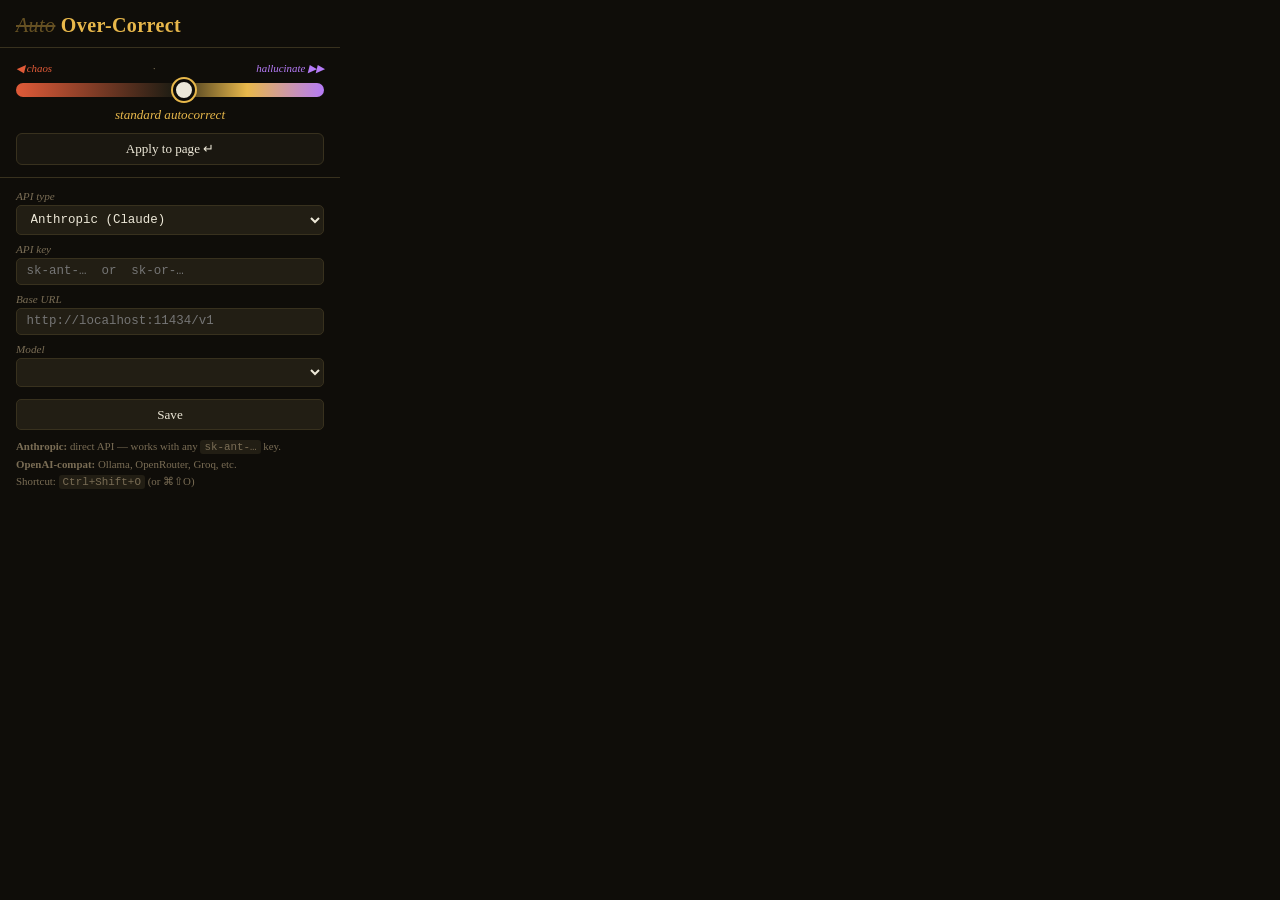
<file: extension/popup.html>
<!DOCTYPE html>
<html lang="en">
<head>
  <meta charset="UTF-8">
  <title>Over-Correct</title>
  <link rel="stylesheet" href="popup.css">
</head>
<body>

  <header>
    <h1><span class="crossed">Auto</span> Over-Correct</h1>
  </header>

  <!-- Dial -->
  <section class="dial-section">
    <div class="dial-labels">
      <span class="chaos">◀ chaos</span>
      <span class="neutral">·</span>
      <span class="hallucinate">hallucinate ▶▶</span>
    </div>
    <input type="range" id="dial" min="-10" max="10" step="0.1" value="1">
    <div class="mode-row">
      <span id="mode-label" class="mode-label">standard autocorrect</span>
    </div>
  </section>

  <!-- Apply button -->
  <button class="apply-btn" id="apply-btn">Apply to page ↵</button>

  <!-- Settings -->
  <section class="settings" id="settings">
    <div class="setting-row">
      <label>API type</label>
      <select id="api-type">
        <option value="anthropic">Anthropic (Claude)</option>
        <option value="openai">OpenAI-compatible</option>
      </select>
    </div>
    <div class="setting-row">
      <label>API key</label>
      <input type="password" id="api-key" placeholder="sk-ant-…  or  sk-or-…">
    </div>
    <div class="setting-row" id="row-url">
      <label>Base URL</label>
      <input type="text" id="api-url" placeholder="http://localhost:11434/v1">
    </div>
    <div class="setting-row">
      <label>Model</label>
      <select id="api-model"></select>
    </div>
    <button class="save-btn" id="save-btn">Save</button>
    <p class="hint">
      <strong>Anthropic:</strong> direct API — works with any <code>sk-ant-…</code> key.<br>
      <strong>OpenAI-compat:</strong> Ollama, OpenRouter, Groq, etc.<br>
      Shortcut: <kbd>Ctrl+Shift+O</kbd> (or ⌘⇧O)
    </p>
  </section>

  <script src="popup.js"></script>
</body>
</html>
</file>
<file: extension/popup.css>
/* Over-Correct — popup */

:root {
  --bg:          #0f0d09;
  --surface:     #1a1710;
  --surface2:    #221e14;
  --border:      #38311e;
  --text:        #ede8d8;
  --muted:       #7a6d55;
  --accent:      #e8b84b;
  --chaos:       #e05a38;
  --hallucinate: #b57bf7;
  --radius:      6px;
  --mono:        'Courier New', Courier, monospace;
  --serif:       Georgia, serif;
}

*, *::before, *::after { box-sizing: border-box; margin: 0; padding: 0; }

body {
  background: var(--bg);
  color: var(--text);
  font-family: var(--serif);
  width: 340px;
  padding: 0 0 4px;
}

/* ─── Header ───── */
header {
  display: flex;
  align-items: center;
  justify-content: space-between;
  padding: 14px 16px 10px;
  border-bottom: 1px solid var(--border);
}

h1 {
  font-size: 1.25rem;
  font-weight: 700;
  color: var(--accent);
  letter-spacing: .02em;
}

h1 .crossed {
  text-decoration: line-through;
  opacity: .4;
  font-style: italic;
  font-weight: 400;
}


/* ─── Dial ───── */
.dial-section {
  padding: 14px 16px 10px;
  display: flex;
  flex-direction: column;
  gap: 8px;
}

.dial-labels {
  display: flex;
  justify-content: space-between;
  font-size: .68rem;
  font-style: italic;
  color: var(--muted);
}
.dial-labels .chaos       { color: var(--chaos); }
.dial-labels .hallucinate { color: var(--hallucinate); }

input[type="range"] {
  -webkit-appearance: none;
  width: 100%; height: 14px;
  background: linear-gradient(to right, var(--chaos) 0%, var(--surface2) 50%, var(--accent) 75%, var(--hallucinate) 100%);
  border-radius: 7px; outline: none; cursor: pointer;
}
input[type="range"]::-webkit-slider-thumb {
  -webkit-appearance: none;
  width: 22px; height: 22px;
  background: var(--text); border-radius: 50%;
  border: 3px solid var(--bg);
  box-shadow: 0 0 0 2px var(--accent);
  cursor: grab; transition: box-shadow .15s;
}
input[type="range"]::-webkit-slider-thumb:active { cursor: grabbing; }

.mode-row { text-align: center; }
.mode-label {
  font-style: italic; font-size: .82rem; color: var(--accent);
  transition: color .3s;
}
.mode-label.chaos-mode       { color: var(--chaos); }
.mode-label.hallucinate-mode { color: var(--hallucinate); }
.mode-label.neutral-mode     { color: var(--muted); }

/* ─── Apply button ───── */
.apply-btn {
  display: block; width: calc(100% - 32px); margin: 0 16px 12px;
  background: var(--surface); border: 1px solid var(--border);
  border-radius: var(--radius); color: var(--text);
  font-family: var(--serif); font-size: .82rem;
  padding: .45rem; cursor: pointer; transition: border-color .15s;
}
.apply-btn:hover { border-color: var(--accent); color: var(--accent); }

/* ─── Settings ───── */
.settings {
  border-top: 1px solid var(--border);
  padding: 12px 16px;
  display: flex; flex-direction: column; gap: 8px;
}

.setting-row {
  display: flex; flex-direction: column; gap: 3px;
}
.setting-row label {
  font-style: italic; font-size: .7rem; color: var(--muted);
}
.setting-row input,
.setting-row select {
  font-family: var(--mono); font-size: .78rem;
  background: var(--surface2); border: 1px solid var(--border);
  border-radius: calc(var(--radius) - 1px); color: var(--text);
  padding: .35rem .6rem; outline: none;
}
.setting-row input:focus,
.setting-row select:focus { border-color: var(--accent); }

.save-btn {
  font-family: var(--serif); font-size: .82rem;
  background: var(--surface2); border: 1px solid var(--border);
  border-radius: calc(var(--radius) - 1px); color: var(--text);
  padding: .4rem; cursor: pointer; margin-top: 4px;
  transition: border-color .15s, color .15s;
}
.save-btn:hover { border-color: var(--accent); color: var(--accent); }

.hint {
  font-size: .68rem; color: var(--muted); line-height: 1.55;
}
.hint code, .hint kbd {
  font-family: var(--mono); font-size: .68rem;
  background: var(--surface2); padding: 1px 4px;
  border-radius: 3px;
}
</file>
